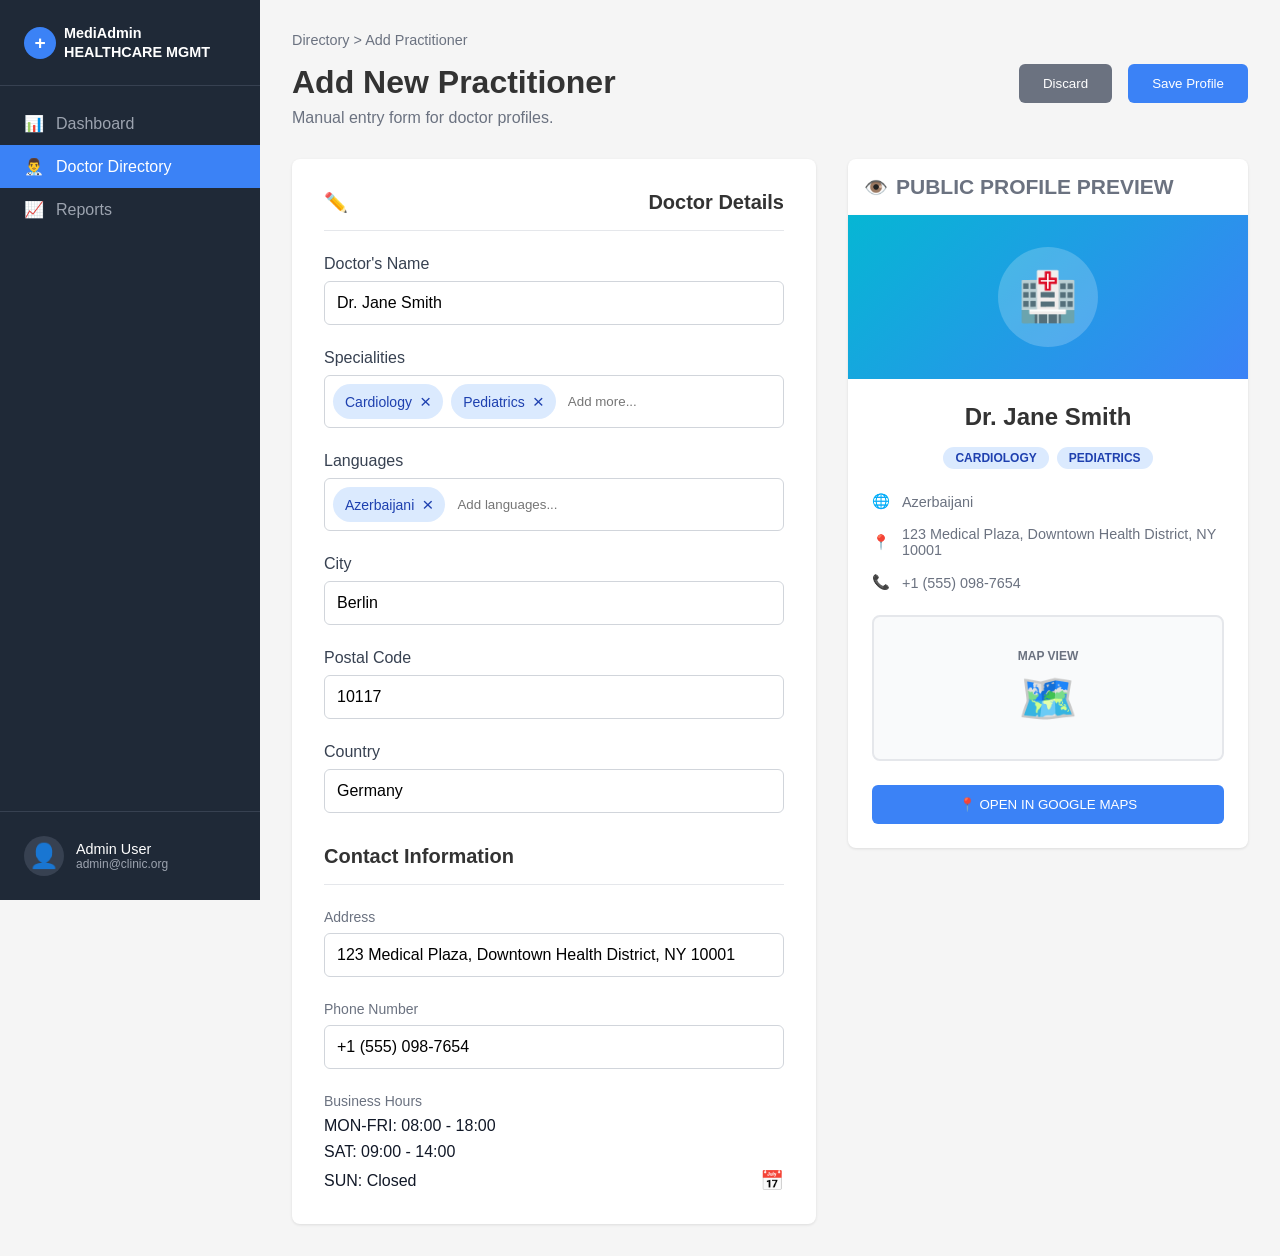
<file: frontend/admin/index.html>
<!DOCTYPE html>
<html lang="en">
<head>
    <meta charset="UTF-8">
    <meta name="viewport" content="width=device-width, initial-scale=1.0">
    <title>MediAdmin - Add New Practitioner</title>
    <link rel="stylesheet" href="styles.css">
</head>
<body>
    <div class="app-container">
        <!-- Sidebar -->
        <aside class="sidebar">
            <div class="sidebar-header">
                <div class="logo">
                    <span class="logo-icon">+</span>
                    <span class="logo-text">MediAdmin<br>HEALTHCARE MGMT</span>
                </div>
            </div>
            <nav class="sidebar-nav">
                <a href="#" class="nav-item">
                    <span>📊</span> Dashboard
                </a>
                <a href="#" class="nav-item active">
                    <span>👨‍⚕️</span> Doctor Directory
                </a>
                <a href="#" class="nav-item">
                    <span>📈</span> Reports
                </a>
            </nav>
            <div class="sidebar-footer">
                <div class="user-info">
                    <div class="user-avatar">👤</div>
                    <div>
                        <div class="user-name">Admin User</div>
                        <div class="user-email">admin@clinic.org</div>
                    </div>
                </div>
            </div>
        </aside>

        <!-- Main Content -->
        <main class="main-content">
            <div class="content-wrapper">
                <!-- Breadcrumbs -->
                <div class="breadcrumbs">
                    Directory > Add Practitioner
                </div>

                <!-- Page Header -->
                <div class="page-header">
                    <div>
                        <h1>Add New Practitioner</h1>
                        <p class="subtitle">Manual entry form for doctor profiles.</p>
                    </div>
                    <div class="header-actions">
                        <button class="btn btn-secondary" id="discard-btn">Discard</button>
                        <button class="btn btn-primary" id="save-btn">Save Profile</button>
                    </div>
                </div>

                <div class="content-layout">
                    <!-- Form Section -->
                    <div class="form-section">
                        <!-- Doctor Details -->
                        <section class="form-group">
                            <div class="section-header">
                                <span class="section-icon">✏️</span>
                                <h2>Doctor Details</h2>
                            </div>
                            
                            <div class="form-field">
                                <label>Doctor's Name</label>
                                <input type="text" id="doctor-name" class="form-input" placeholder="Dr. Jane Smith" value="Dr. Jane Smith">
                            </div>

                            <div class="form-field">
                                <label>Specialities</label>
                                <div class="tags-input" id="specialties-input">
                                    <span class="tag">Cardiology <span class="tag-remove">×</span></span>
                                    <span class="tag">Pediatrics <span class="tag-remove">×</span></span>
                                    <input type="text" class="tag-input" placeholder="Add more..." id="specialty-input">
                                </div>
                            </div>

                            <div class="form-field">
                                <label>Languages</label>
                                <div class="tags-input" id="languages-input">
                                    <span class="tag">Azerbaijani <span class="tag-remove">×</span></span>
                                    <input type="text" class="tag-input" placeholder="Add languages..." id="language-input">
                                </div>
                            </div>

                            <div class="form-field">
                                <label>City</label>
                                <input type="text" id="doctor-city" class="form-input" placeholder="Berlin" value="Berlin">
                            </div>
                            
                            <div class="form-field">
                                <label>Postal Code</label>
                                <input type="text" id="doctor-postal-code" class="form-input" placeholder="10117" value="10117">
                            </div>
                            
                            <div class="form-field">
                                <label>Country</label>
                                <input type="text" id="doctor-country" class="form-input" placeholder="Germany" value="Germany">
                            </div>
                        </section>

                        <!-- Manual Data Entry -->
                        <section class="form-group">
                            <div class="section-header">
                                <h2>Contact Information</h2>
                            </div>
                            
                            <div class="extracted-data">
                                <div class="data-item">
                                    <label>Address</label>
                                    <input type="text" id="extracted-address" class="form-input" 
                                           placeholder="Enter address..." 
                                           value="123 Medical Plaza, Downtown Health District, NY 10001">
                                </div>
                                
                                <div class="data-item">
                                    <label>Phone Number</label>
                                    <input type="text" id="extracted-phone" class="form-input" 
                                           placeholder="Enter phone number..." 
                                           value="+1 (555) 098-7654">
                                </div>
                                
                                <div class="data-item">
                                    <label>Business Hours</label>
                                    <div class="hours-display" id="extracted-hours">
                                        <div class="hours-row">MON-FRI: 08:00 - 18:00</div>
                                        <div class="hours-row">SAT: 09:00 - 14:00</div>
                                        <div class="hours-row">SUN: Closed <span class="calendar-icon">📅</span></div>
                                    </div>
                                </div>
                            </div>
                        </section>
                    </div>

                    <!-- Preview Section -->
                    <aside class="preview-section">
                        <div class="preview-header">
                            <span class="preview-icon">👁️</span>
                            <h2>PUBLIC PROFILE PREVIEW</h2>
                        </div>
                        
                        <div class="preview-card">
                            <div class="preview-header-image">
                                <div class="preview-avatar">🏥</div>
                            </div>
                            
                            <div class="preview-content">
                                <h3 id="preview-name">Dr. Jane Smith</h3>
                                <div class="preview-tags" id="preview-specialties">
                                    <span class="preview-tag">CARDIOLOGY</span>
                                    <span class="preview-tag">PEDIATRICS</span>
                                </div>
                                
                                <div class="preview-details">
                                    <div class="preview-detail-item">
                                        <span>🌐</span>
                                        <span id="preview-languages">Azerbaijani</span>
                                    </div>
                                    <div class="preview-detail-item">
                                        <span>📍</span>
                                        <span id="preview-address">123 Medical Plaza, NY 10001</span>
                                    </div>
                                    <div class="preview-detail-item">
                                        <span>📞</span>
                                        <span id="preview-phone">+1 (555) 098-7654</span>
                                    </div>
                                </div>
                                
                                <div class="preview-map">
                                    <div class="map-placeholder">
                                        <div class="map-label">MAP VIEW</div>
                                        <div class="map-content">🗺️</div>
                                    </div>
                                </div>
                                
                                <button class="btn btn-primary preview-maps-btn">
                                    📍 OPEN IN GOOGLE MAPS
                                </button>
                            </div>
                        </div>
                    </aside>
                </div>
            </div>
        </main>
    </div>

    <script src="app.js"></script>
</body>
</html>
</file>
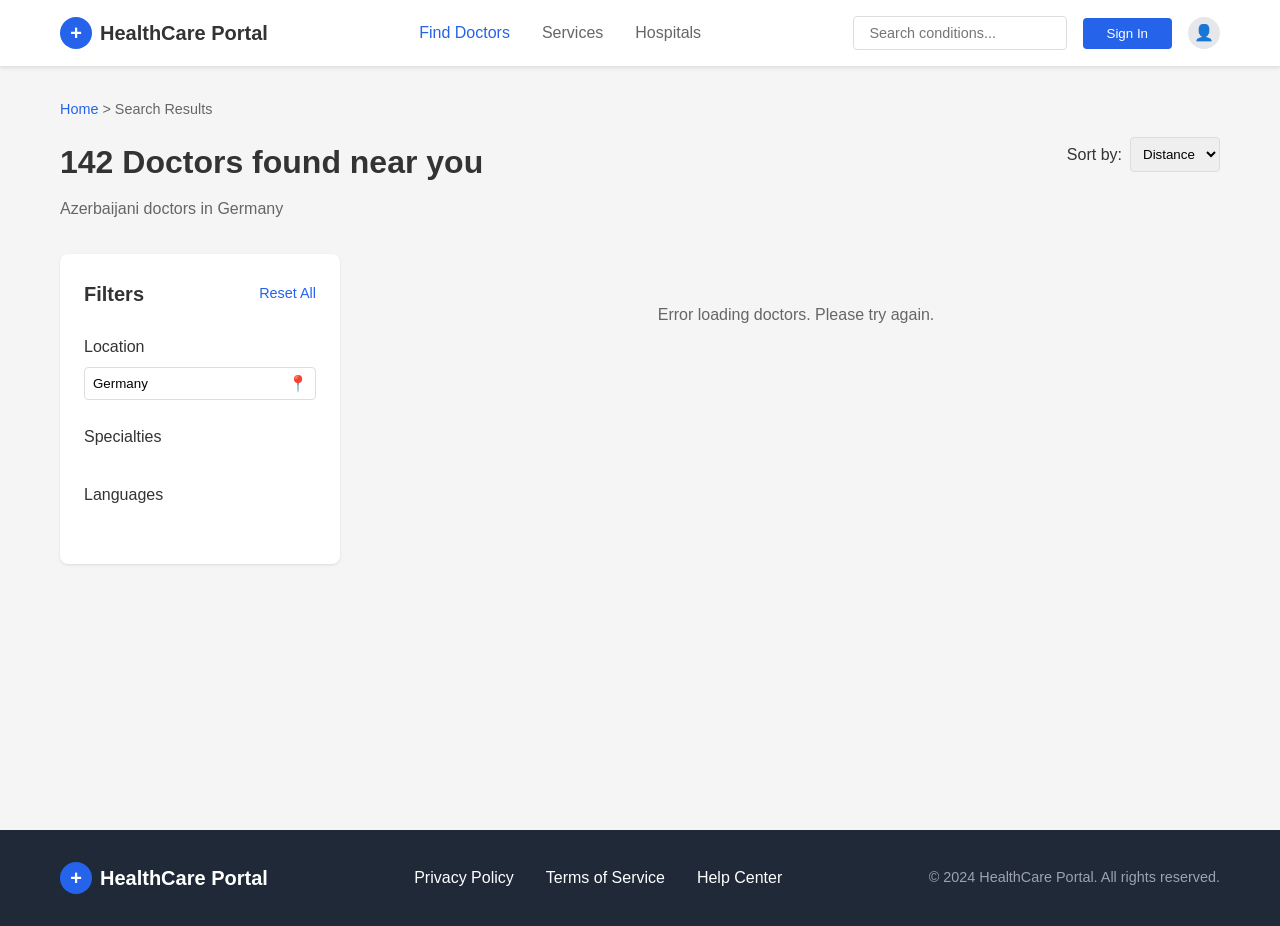
<file: frontend/public/index.html>
<!DOCTYPE html>
<html lang="en">
<head>
    <meta charset="UTF-8">
    <meta name="viewport" content="width=device-width, initial-scale=1.0">
    <title>HealthCare Portal - Azerbaijani Doctors in Germany</title>
    <link rel="stylesheet" href="styles.css">
</head>
<body>
    <!-- Header -->
    <header class="header">
        <div class="container">
            <div class="header-content">
                <div class="logo">
                    <span class="logo-icon">+</span>
                    <span class="logo-text">HealthCare Portal</span>
                </div>
                <nav class="nav">
                    <a href="#" class="nav-link active">Find Doctors</a>
                    <a href="#" class="nav-link">Services</a>
                    <a href="#" class="nav-link">Hospitals</a>
                </nav>
                <div class="header-actions">
                    <input type="text" class="search-input" placeholder="Search conditions...">
                    <button class="btn btn-primary">Sign In</button>
                    <div class="user-icon">👤</div>
                </div>
            </div>
        </div>
    </header>

    <!-- Main Content -->
    <main class="main">
        <div class="container">
            <!-- Breadcrumbs -->
            <div class="breadcrumbs">
                <a href="#">Home</a> > <span>Search Results</span>
            </div>

            <!-- Page Header -->
            <div class="page-header">
                <div>
                    <h1 id="results-count">142 Doctors found near you</h1>
                    <p class="subtitle">Azerbaijani doctors in Germany</p>
                </div>
                <div class="sort-controls">
                    <label>Sort by:</label>
                    <select id="sort-by" class="sort-select">
                        <option value="distance">Distance</option>
                        <option value="rating">Rating</option>
                        <option value="name">Name</option>
                    </select>
                </div>
            </div>

            <div class="content-layout">
                <!-- Sidebar Filters -->
                <aside class="sidebar">
                    <div class="filters">
                        <div class="filters-header">
                            <h2>Filters</h2>
                            <a href="#" class="reset-link" id="reset-filters">Reset All</a>
                        </div>

                        <!-- Location Filter -->
                        <div class="filter-group">
                            <label class="filter-label">Location</label>
                            <div class="location-input-wrapper">
                                <input type="text" id="location-input" class="location-input" placeholder="Enter city..." value="Germany">
                                <span class="map-icon">📍</span>
                            </div>
                        </div>

                        <!-- Specialties Filter -->
                        <div class="filter-group">
                            <label class="filter-label">Specialties</label>
                            <div class="checkbox-group" id="specialties-filter">
                                <!-- Will be populated by JavaScript -->
                            </div>
                        </div>

                        <!-- Languages Filter -->
                        <div class="filter-group">
                            <label class="filter-label">Languages</label>
                            <div class="checkbox-group" id="languages-filter">
                                <!-- Will be populated by JavaScript -->
                            </div>
                        </div>
                    </div>
                </aside>

                <!-- Main Content Area -->
                <div class="main-content">
                    <div id="doctors-list" class="doctors-list">
                        <!-- Doctors will be loaded here -->
                        <div class="loading">Loading doctors...</div>
                    </div>
                    <button id="load-more" class="btn btn-secondary load-more-btn" style="display: none;">
                        Load More Doctors
                    </button>
                </div>
            </div>
        </div>
    </main>

    <!-- Footer -->
    <footer class="footer">
        <div class="container">
            <div class="footer-content">
                <div class="logo">
                    <span class="logo-icon">+</span>
                    <span class="logo-text">HealthCare Portal</span>
                </div>
                <div class="footer-links">
                    <a href="#">Privacy Policy</a>
                    <a href="#">Terms of Service</a>
                    <a href="#">Help Center</a>
                </div>
                <div class="copyright">
                    © 2024 HealthCare Portal. All rights reserved.
                </div>
            </div>
        </div>
    </footer>

    <script src="app.js"></script>
</body>
</html>
</file>
<file: frontend/admin/styles.css>
/* Reset and Base */
* {
    margin: 0;
    padding: 0;
    box-sizing: border-box;
}

body {
    font-family: -apple-system, BlinkMacSystemFont, 'Segoe UI', Roboto, Oxygen, Ubuntu, Cantarell, sans-serif;
    background: #f5f5f5;
    color: #333;
}

.app-container {
    display: flex;
    min-height: 100vh;
}

/* Sidebar */
.sidebar {
    width: 260px;
    background: #1f2937;
    color: white;
    display: flex;
    flex-direction: column;
    position: fixed;
    height: 100vh;
    left: 0;
    top: 0;
}

.sidebar-header {
    padding: 1.5rem;
    border-bottom: 1px solid #374151;
}

.logo {
    display: flex;
    align-items: center;
    gap: 0.5rem;
}

.logo-icon {
    width: 32px;
    height: 32px;
    background: #3b82f6;
    color: white;
    border-radius: 50%;
    display: flex;
    align-items: center;
    justify-content: center;
    font-weight: bold;
    font-size: 1.2rem;
}

.logo-text {
    font-size: 0.9rem;
    font-weight: 600;
    line-height: 1.3;
}

.sidebar-nav {
    flex: 1;
    padding: 1rem 0;
}

.nav-item {
    display: flex;
    align-items: center;
    gap: 0.75rem;
    padding: 0.75rem 1.5rem;
    color: #9ca3af;
    text-decoration: none;
    transition: all 0.2s;
}

.nav-item:hover {
    background: #374151;
    color: white;
}

.nav-item.active {
    background: #3b82f6;
    color: white;
}

.sidebar-footer {
    padding: 1.5rem;
    border-top: 1px solid #374151;
}

.user-info {
    display: flex;
    align-items: center;
    gap: 0.75rem;
}

.user-avatar {
    width: 40px;
    height: 40px;
    border-radius: 50%;
    background: #374151;
    display: flex;
    align-items: center;
    justify-content: center;
    font-size: 1.5rem;
}

.user-name {
    font-weight: 500;
    font-size: 0.9rem;
}

.user-email {
    font-size: 0.75rem;
    color: #9ca3af;
}

/* Main Content */
.main-content {
    flex: 1;
    margin-left: 260px;
    min-height: 100vh;
}

.content-wrapper {
    max-width: 1400px;
    margin: 0 auto;
    padding: 2rem;
}

.breadcrumbs {
    color: #6b7280;
    font-size: 0.9rem;
    margin-bottom: 1rem;
}

.page-header {
    display: flex;
    justify-content: space-between;
    align-items: flex-start;
    margin-bottom: 2rem;
}

.page-header h1 {
    font-size: 2rem;
    margin-bottom: 0.5rem;
}

.subtitle {
    color: #6b7280;
}

.header-actions {
    display: flex;
    gap: 1rem;
}

.btn {
    padding: 0.75rem 1.5rem;
    border: none;
    border-radius: 6px;
    font-weight: 500;
    cursor: pointer;
    transition: all 0.2s;
    display: inline-flex;
    align-items: center;
    gap: 0.5rem;
}

.btn-primary {
    background: #3b82f6;
    color: white;
}

.btn-primary:hover {
    background: #2563eb;
}

.btn-secondary {
    background: #6b7280;
    color: white;
}

.btn-secondary:hover {
    background: #4b5563;
}

/* Content Layout */
.content-layout {
    display: grid;
    grid-template-columns: 1fr 400px;
    gap: 2rem;
}

/* Form Section */
.form-section {
    background: white;
    border-radius: 8px;
    padding: 2rem;
    box-shadow: 0 1px 3px rgba(0,0,0,0.1);
}

.form-group {
    margin-bottom: 2rem;
}

.form-group:last-child {
    margin-bottom: 0;
}

.section-header {
    display: flex;
    align-items: center;
    justify-content: space-between;
    margin-bottom: 1.5rem;
    padding-bottom: 1rem;
    border-bottom: 1px solid #e5e7eb;
}

.section-header h2 {
    font-size: 1.25rem;
    display: flex;
    align-items: center;
    gap: 0.5rem;
}

.section-icon {
    font-size: 1.2rem;
}

.status-badge {
    padding: 0.25rem 0.75rem;
    border-radius: 20px;
    font-size: 0.75rem;
    font-weight: 600;
}

.status-badge.ready {
    background: #d1fae5;
    color: #065f46;
}

.form-field {
    margin-bottom: 1.5rem;
}

.form-field label {
    display: block;
    font-weight: 500;
    margin-bottom: 0.5rem;
    color: #374151;
}

.form-input {
    width: 100%;
    padding: 0.75rem;
    border: 1px solid #d1d5db;
    border-radius: 6px;
    font-size: 1rem;
}

.form-input:focus {
    outline: none;
    border-color: #3b82f6;
    box-shadow: 0 0 0 3px rgba(59, 130, 246, 0.1);
}

.tags-input {
    display: flex;
    flex-wrap: wrap;
    gap: 0.5rem;
    padding: 0.5rem;
    border: 1px solid #d1d5db;
    border-radius: 6px;
    min-height: 48px;
    align-items: center;
}

.tag {
    display: inline-flex;
    align-items: center;
    gap: 0.5rem;
    padding: 0.5rem 0.75rem;
    background: #dbeafe;
    color: #1e40af;
    border-radius: 20px;
    font-size: 0.875rem;
    font-weight: 500;
}

.tag-remove {
    cursor: pointer;
    font-size: 1.2rem;
    line-height: 1;
    color: #1e40af;
}

.tag-remove:hover {
    color: #1e3a8a;
}

.tag-input {
    border: none;
    outline: none;
    flex: 1;
    min-width: 150px;
    padding: 0.25rem;
}

.input-with-button {
    display: flex;
    gap: 0.5rem;
}

.input-with-button .form-input {
    flex: 1;
}

/* Extracted Data */
.extracted-data {
    display: flex;
    flex-direction: column;
    gap: 1.5rem;
}

.data-item label {
    display: block;
    font-weight: 500;
    margin-bottom: 0.5rem;
    color: #6b7280;
    font-size: 0.875rem;
}

.data-value {
    color: #111827;
    font-size: 1rem;
}

.hours-display {
    display: flex;
    flex-direction: column;
    gap: 0.5rem;
}

.hours-row {
    display: flex;
    align-items: center;
    justify-content: space-between;
    color: #111827;
}

.calendar-icon {
    cursor: pointer;
    font-size: 1.2rem;
}

/* Preview Section */
.preview-section {
    position: sticky;
    top: 2rem;
    height: fit-content;
}

.preview-header {
    background: white;
    padding: 1rem;
    border-radius: 8px 8px 0 0;
    display: flex;
    align-items: center;
    gap: 0.5rem;
    font-size: 0.875rem;
    font-weight: 600;
    color: #6b7280;
    box-shadow: 0 1px 3px rgba(0,0,0,0.1);
}

.preview-icon {
    font-size: 1.2rem;
}

.preview-card {
    background: white;
    border-radius: 0 0 8px 8px;
    box-shadow: 0 1px 3px rgba(0,0,0,0.1);
    overflow: hidden;
}

.preview-header-image {
    background: linear-gradient(135deg, #06b6d4 0%, #3b82f6 100%);
    padding: 2rem;
    text-align: center;
}

.preview-avatar {
    width: 100px;
    height: 100px;
    background: rgba(255, 255, 255, 0.2);
    border-radius: 50%;
    margin: 0 auto;
    display: flex;
    align-items: center;
    justify-content: center;
    font-size: 3rem;
}

.preview-content {
    padding: 1.5rem;
}

.preview-content h3 {
    font-size: 1.5rem;
    margin-bottom: 1rem;
    text-align: center;
}

.preview-tags {
    display: flex;
    gap: 0.5rem;
    justify-content: center;
    margin-bottom: 1.5rem;
    flex-wrap: wrap;
}

.preview-tag {
    padding: 0.25rem 0.75rem;
    background: #dbeafe;
    color: #1e40af;
    border-radius: 20px;
    font-size: 0.75rem;
    font-weight: 600;
    text-transform: uppercase;
}

.preview-details {
    display: flex;
    flex-direction: column;
    gap: 1rem;
    margin-bottom: 1.5rem;
}

.preview-detail-item {
    display: flex;
    align-items: center;
    gap: 0.75rem;
    font-size: 0.9rem;
    color: #6b7280;
}

.preview-map {
    margin-bottom: 1.5rem;
}

.map-placeholder {
    border: 2px solid #e5e7eb;
    border-radius: 8px;
    padding: 2rem;
    text-align: center;
    background: #f9fafb;
}

.map-label {
    font-size: 0.75rem;
    font-weight: 600;
    color: #6b7280;
    margin-bottom: 0.5rem;
}

.map-content {
    font-size: 3rem;
}

.preview-maps-btn {
    width: 100%;
    justify-content: center;
}

.pro-tip {
    background: #fef3c7;
    border-left: 4px solid #f59e0b;
    padding: 1rem;
    margin-top: 1rem;
    border-radius: 4px;
    display: flex;
    gap: 0.75rem;
    font-size: 0.875rem;
    color: #92400e;
}

.tip-icon {
    font-size: 1.2rem;
}

/* Responsive */
@media (max-width: 1200px) {
    .content-layout {
        grid-template-columns: 1fr;
    }
    
    .preview-section {
        position: static;
    }
}
</file>
<file: frontend/public/styles.css>
/* Reset and Base Styles */
* {
    margin: 0;
    padding: 0;
    box-sizing: border-box;
}

body {
    font-family: -apple-system, BlinkMacSystemFont, 'Segoe UI', Roboto, Oxygen, Ubuntu, Cantarell, sans-serif;
    color: #333;
    line-height: 1.6;
    background-color: #f5f5f5;
}

.container {
    max-width: 1200px;
    margin: 0 auto;
    padding: 0 20px;
}

/* Header */
.header {
    background: white;
    box-shadow: 0 2px 4px rgba(0,0,0,0.1);
    position: sticky;
    top: 0;
    z-index: 100;
}

.header-content {
    display: flex;
    align-items: center;
    justify-content: space-between;
    padding: 1rem 0;
}

.logo {
    display: flex;
    align-items: center;
    gap: 0.5rem;
    font-size: 1.25rem;
    font-weight: 600;
}

.logo-icon {
    width: 32px;
    height: 32px;
    background: #2563eb;
    color: white;
    border-radius: 50%;
    display: flex;
    align-items: center;
    justify-content: center;
    font-weight: bold;
}

.nav {
    display: flex;
    gap: 2rem;
}

.nav-link {
    text-decoration: none;
    color: #666;
    font-weight: 500;
    transition: color 0.2s;
}

.nav-link:hover,
.nav-link.active {
    color: #2563eb;
}

.header-actions {
    display: flex;
    align-items: center;
    gap: 1rem;
}

.search-input {
    padding: 0.5rem 1rem;
    border: 1px solid #ddd;
    border-radius: 4px;
    font-size: 0.9rem;
}

.btn {
    padding: 0.5rem 1.5rem;
    border: none;
    border-radius: 4px;
    font-weight: 500;
    cursor: pointer;
    transition: all 0.2s;
}

.btn-primary {
    background: #2563eb;
    color: white;
}

.btn-primary:hover {
    background: #1d4ed8;
}

.btn-secondary {
    background: #6b7280;
    color: white;
}

.user-icon {
    width: 32px;
    height: 32px;
    border-radius: 50%;
    background: #e5e7eb;
    display: flex;
    align-items: center;
    justify-content: center;
    cursor: pointer;
}

/* Main Content */
.main {
    padding: 2rem 0;
    min-height: calc(100vh - 200px);
}

.breadcrumbs {
    color: #666;
    margin-bottom: 1rem;
    font-size: 0.9rem;
}

.breadcrumbs a {
    color: #2563eb;
    text-decoration: none;
}

.page-header {
    display: flex;
    justify-content: space-between;
    align-items: flex-start;
    margin-bottom: 2rem;
}

.page-header h1 {
    font-size: 2rem;
    margin-bottom: 0.5rem;
}

.subtitle {
    color: #666;
    font-size: 1rem;
}

.sort-controls {
    display: flex;
    align-items: center;
    gap: 0.5rem;
}

.sort-select {
    padding: 0.5rem;
    border: 1px solid #ddd;
    border-radius: 4px;
}

/* Content Layout */
.content-layout {
    display: grid;
    grid-template-columns: 280px 1fr;
    gap: 2rem;
}

/* Sidebar */
.sidebar {
    background: white;
    padding: 1.5rem;
    border-radius: 8px;
    box-shadow: 0 1px 3px rgba(0,0,0,0.1);
    height: fit-content;
    position: sticky;
    top: 100px;
}

.filters-header {
    display: flex;
    justify-content: space-between;
    align-items: center;
    margin-bottom: 1.5rem;
}

.filters-header h2 {
    font-size: 1.25rem;
}

.reset-link {
    color: #2563eb;
    text-decoration: none;
    font-size: 0.9rem;
}

.filter-group {
    margin-bottom: 1.5rem;
}

.filter-label {
    display: block;
    font-weight: 500;
    margin-bottom: 0.5rem;
    color: #333;
}

.location-input-wrapper {
    position: relative;
}

.location-input {
    width: 100%;
    padding: 0.5rem;
    padding-right: 2rem;
    border: 1px solid #ddd;
    border-radius: 4px;
}

.map-icon {
    position: absolute;
    right: 0.5rem;
    top: 50%;
    transform: translateY(-50%);
    cursor: pointer;
}

.checkbox-group {
    display: flex;
    flex-direction: column;
    gap: 0.75rem;
}

.checkbox-item {
    display: flex;
    align-items: center;
    gap: 0.5rem;
}

.checkbox-item input[type="checkbox"] {
    width: 18px;
    height: 18px;
    cursor: pointer;
}

.checkbox-item label {
    cursor: pointer;
    user-select: none;
}

/* Main Content Area */
.main-content {
    min-height: 400px;
}

.doctors-list {
    display: flex;
    flex-direction: column;
    gap: 1.5rem;
}

.doctor-card {
    background: white;
    padding: 1.5rem;
    border-radius: 8px;
    box-shadow: 0 1px 3px rgba(0,0,0,0.1);
    display: grid;
    grid-template-columns: 120px 1fr;
    gap: 1.5rem;
}

.doctor-image {
    width: 120px;
    height: 120px;
    border-radius: 50%;
    background: #e5e7eb;
    display: flex;
    align-items: center;
    justify-content: center;
    font-size: 3rem;
    overflow: hidden;
}

.doctor-image img {
    width: 100%;
    height: 100%;
    object-fit: cover;
}

.doctor-info {
    flex: 1;
}

.doctor-name {
    font-size: 1.5rem;
    font-weight: 600;
    margin-bottom: 0.5rem;
}

.specialty-tags {
    display: flex;
    gap: 0.5rem;
    margin-bottom: 0.75rem;
    flex-wrap: wrap;
}

.tag {
    padding: 0.25rem 0.75rem;
    background: #dbeafe;
    color: #1e40af;
    border-radius: 20px;
    font-size: 0.75rem;
    font-weight: 600;
    text-transform: uppercase;
}

.rating {
    display: flex;
    align-items: center;
    gap: 0.5rem;
    margin-bottom: 1rem;
    color: #f59e0b;
    font-weight: 500;
}

.doctor-details {
    display: grid;
    grid-template-columns: repeat(auto-fit, minmax(250px, 1fr));
    gap: 1rem;
    margin-bottom: 1rem;
}

.detail-item {
    display: flex;
    align-items: flex-start;
    gap: 0.5rem;
    font-size: 0.9rem;
    color: #666;
}

.detail-item-icon {
    font-size: 1.2rem;
}

.business-hours {
    margin-bottom: 1rem;
}

.hours-item {
    font-size: 0.9rem;
    color: #666;
    margin-bottom: 0.25rem;
}

.open-maps-btn {
    background: #2563eb;
    color: white;
    border: none;
    padding: 0.75rem 1.5rem;
    border-radius: 4px;
    cursor: pointer;
    font-weight: 500;
    display: inline-flex;
    align-items: center;
    gap: 0.5rem;
    transition: background 0.2s;
}

.open-maps-btn:hover {
    background: #1d4ed8;
}

.load-more-btn {
    margin: 2rem auto;
    display: block;
    padding: 1rem 2rem;
}

.loading {
    text-align: center;
    padding: 3rem;
    color: #666;
}

/* Footer */
.footer {
    background: #1f2937;
    color: white;
    padding: 2rem 0;
    margin-top: 4rem;
}

.footer-content {
    display: flex;
    justify-content: space-between;
    align-items: center;
    flex-wrap: wrap;
    gap: 1rem;
}

.footer-links {
    display: flex;
    gap: 2rem;
}

.footer-links a {
    color: white;
    text-decoration: none;
}

.footer-links a:hover {
    text-decoration: underline;
}

.copyright {
    color: #9ca3af;
    font-size: 0.9rem;
}

/* Responsive */
@media (max-width: 968px) {
    .content-layout {
        grid-template-columns: 1fr;
    }
    
    .sidebar {
        position: static;
    }
    
    .header-content {
        flex-wrap: wrap;
    }
    
    .nav {
        order: 3;
        width: 100%;
        margin-top: 1rem;
    }
}
</file>
